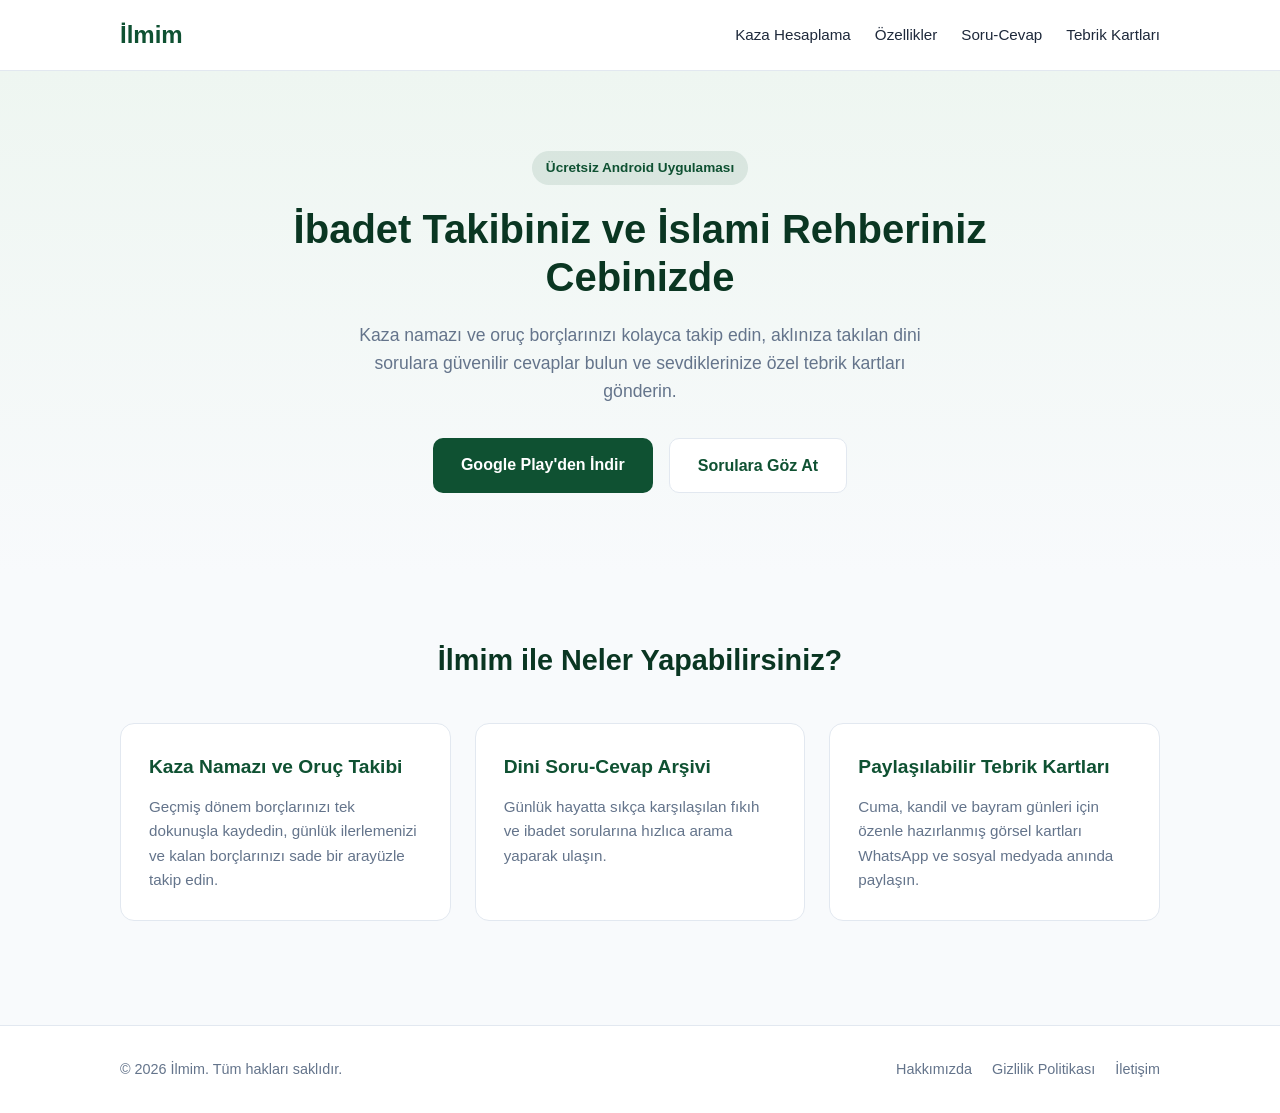
<file: index.html>
<!DOCTYPE html>
<html lang="tr">
<head>
    <meta charset="UTF-8">
    <meta name="viewport" content="width=device-width, initial-scale=1.0">
    <title>İlmim | Kaza Takibi, Dini Sorular ve Tebrik Kartları</title>
    <meta name="description" content="Kaza namazı ve oruç borcu takibi yapın, güvenilir dini soru-cevap arşivine ulaşın ve özel günler için şık tebrik kartları paylaşın.">
    <link rel="stylesheet" href="css/style.css">
</head>
<body>

    <header class="navbar">
        <div class="container nav-content">
            <a href="index.html" class="logo">İlmim</a>
            <nav class="nav-links">
                <a href="kaza-hesaplama.html">Kaza Hesaplama</a>
                <a href="#ozellikler">Özellikler</a>
                <a href="sorular/index.html">Soru-Cevap</a>
                <a href="kart/index.html">Tebrik Kartları</a>
            </nav>
        </div>
    </header>

    <main>
        <section class="hero">
            <div class="container hero-content">
                <span class="badge">Ücretsiz Android Uygulaması</span>
                <h1>İbadet Takibiniz ve İslami Rehberiniz Cebinizde</h1>
                <p>Kaza namazı ve oruç borçlarınızı kolayca takip edin, aklınıza takılan dini sorulara güvenilir cevaplar bulun ve sevdiklerinize özel tebrik kartları gönderin.</p>
                <div class="hero-buttons">
                    <a href="#" class="btn btn-primary">Google Play'den İndir</a>
                    <a href="sorular/index.html" class="btn btn-secondary">Sorulara Göz At</a>
                </div>
            </div>
        </section>

        <section id="ozellikler" class="features">
            <div class="container">
                <h2>İlmim ile Neler Yapabilirsiniz?</h2>
                <div class="feature-grid">
                    <div class="feature-card">
                        <h3>Kaza Namazı ve Oruç Takibi</h3>
                        <p>Geçmiş dönem borçlarınızı tek dokunuşla kaydedin, günlük ilerlemenizi ve kalan borçlarınızı sade bir arayüzle takip edin.</p>
                    </div>
                    <div class="feature-card">
                        <h3>Dini Soru-Cevap Arşivi</h3>
                        <p>Günlük hayatta sıkça karşılaşılan fıkıh ve ibadet sorularına hızlıca arama yaparak ulaşın.</p>
                    </div>
                    <div class="feature-card">
                        <h3>Paylaşılabilir Tebrik Kartları</h3>
                        <p>Cuma, kandil ve bayram günleri için özenle hazırlanmış görsel kartları WhatsApp ve sosyal medyada anında paylaşın.</p>
                    </div>
                </div>
            </div>
        </section>
    </main>

    <footer class="footer">
        <div class="container footer-content">
            <p>&copy; 2026 İlmim. Tüm hakları saklıdır.</p>
            <div class="footer-links">
                <a href="hakkimizda.html">Hakkımızda</a>
                <a href="gizlilik-politikasi.html">Gizlilik Politikası</a>
                <a href="iletisim.html">İletişim</a>
            </div>
        </div>
    </footer>

</body>
</html>
</file>
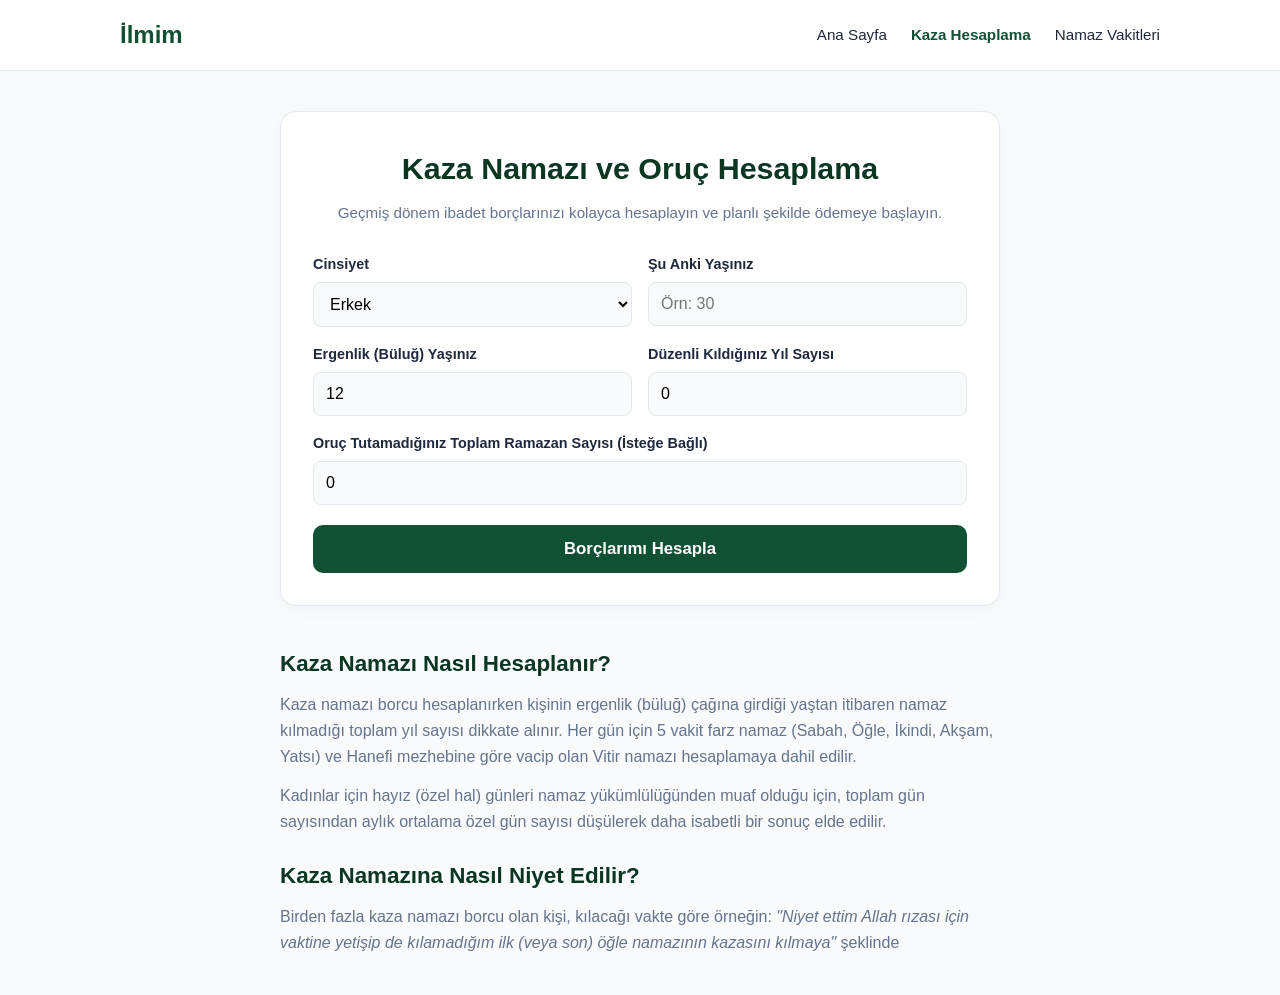
<file: kaza-hesaplama.html>
<!DOCTYPE html>
<html lang="tr">
<head>
    <meta charset="UTF-8">
    <meta name="viewport" content="width=device-width, initial-scale=1.0">
    <title>Kaza Namazı ve Oruç Hesaplama | İlmim</title>
    <meta name="description" content="Doğum yılınıza ve ergenlik yaşınıza göre kaza namazı ve kaza orucu borcunuzu saniyeler içinde hesaplayın. İlmim ile ibadet borçlarınızı kolayca takip edin.">
    <link rel="stylesheet" href="css/style.css">
    <style>
        .calc-wrapper {
            max-width: 720px;
            margin: 40px auto;
            background: var(--surface);
            padding: 32px;
            border-radius: 16px;
            border: 1px solid var(--border);
            box-shadow: 0 4px 20px rgba(0,0,0,0.03);
        }
        .calc-header {
            text-align: center;
            margin-bottom: 28px;
        }
        .calc-header h1 {
            color: var(--primary-dark);
            font-size: 1.9rem;
            margin-bottom: 8px;
        }
        .calc-header p {
            color: var(--text-muted);
            font-size: 0.95rem;
        }
        .form-grid {
            display: grid;
            grid-template-columns: 1fr 1fr;
            gap: 16px;
            margin-bottom: 20px;
        }
        .form-group {
            display: flex;
            flex-direction: column;
            gap: 6px;
        }
        .form-group.full {
            grid-column: 1 / -1;
        }
        .form-group label {
            font-weight: 600;
            font-size: 0.9rem;
            color: var(--text);
        }
        .form-group input, .form-group select {
            padding: 12px;
            border: 1px solid var(--border);
            border-radius: 8px;
            font-size: 1rem;
            font-family: inherit;
            background: var(--bg);
        }
        .form-group input:focus, .form-group select:focus {
            outline: none;
            border-color: var(--primary);
            background: #fff;
        }
        .btn-calc {
            width: 100%;
            padding: 14px;
            background: var(--primary);
            color: #fff;
            border: none;
            border-radius: 10px;
            font-size: 1.05rem;
            font-weight: 600;
            cursor: pointer;
            transition: background 0.2s;
        }
        .btn-calc:hover {
            background: var(--primary-dark);
        }
        .result-box {
            display: none;
            margin-top: 32px;
            padding-top: 28px;
            border-top: 2px dashed var(--border);
        }
        .result-box h2 {
            color: var(--primary-dark);
            font-size: 1.4rem;
            margin-bottom: 16px;
            text-align: center;
        }
        .result-grid {
            display: grid;
            grid-template-columns: repeat(3, 1fr);
            gap: 12px;
            margin-bottom: 20px;
        }
        .res-card {
            background: #eef6f1;
            padding: 16px 12px;
            border-radius: 10px;
            text-align: center;
            border: 1px solid rgba(15, 81, 50, 0.15);
        }
        .res-card span {
            display: block;
            font-size: 0.85rem;
            color: var(--text-muted);
            margin-bottom: 4px;
        }
        .res-card strong {
            font-size: 1.35rem;
            color: var(--primary-dark);
        }
        .summary-note {
            background: #fffbeb;
            border: 1px solid #fde68a;
            color: #92400e;
            padding: 14px;
            border-radius: 10px;
            font-size: 0.92rem;
            margin-bottom: 20px;
            text-align: center;
        }
        .app-cta {
            background: var(--primary);
            color: #fff;
            padding: 20px;
            border-radius: 12px;
            text-align: center;
        }
        .app-cta h3 {
            margin-bottom: 6px;
            font-size: 1.15rem;
        }
        .app-cta p {
            font-size: 0.9rem;
            opacity: 0.9;
            margin-bottom: 14px;
        }
        .app-cta .btn {
            background: #fff;
            color: var(--primary);
            display: inline-block;
            padding: 10px 22px;
        }
        .seo-content {
            max-width: 720px;
            margin: 40px auto;
            color: var(--text);
        }
        .seo-content h2 {
            color: var(--primary-dark);
            font-size: 1.4rem;
            margin: 24px 0 10px;
        }
        .seo-content p {
            color: var(--text-muted);
            margin-bottom: 14px;
        }
        @media (max-width: 600px) {
            .form-grid, .result-grid { grid-template-columns: 1fr; }
            .calc-wrapper { padding: 20px; margin: 20px auto; }
        }
    </style>
</head>
<body>

    <header class="navbar">
        <div class="container nav-content">
            <a href="index.html" class="logo">İlmim</a>
            <nav class="nav-links">
                <a href="index.html">Ana Sayfa</a>
                <a href="kaza-hesaplama.html" style="color: var(--primary); font-weight: 700;">Kaza Hesaplama</a>
                <a href="namaz-vakitleri.html">Namaz Vakitleri</a>
            </nav>
        </div>
    </header>

    <main class="container">
        <div class="calc-wrapper">
            <div class="calc-header">
                <h1>Kaza Namazı ve Oruç Hesaplama</h1>
                <p>Geçmiş dönem ibadet borçlarınızı kolayca hesaplayın ve planlı şekilde ödemeye başlayın.</p>
            </div>

            <form id="kazaForm">
                <div class="form-grid">
                    <div class="form-group">
                        <label for="cinsiyet">Cinsiyet</label>
                        <select id="cinsiyet" onchange="toggleOzelGun()">
                            <option value="erkek">Erkek</option>
                            <option value="kadin">Kadın</option>
                        </select>
                    </div>

                    <div class="form-group">
                        <label for="yas">Şu Anki Yaşınız</label>
                        <input type="number" id="yas" min="12" max="100" placeholder="Örn: 30" required>
                    </div>

                    <div class="form-group">
                        <label for="bulug">Ergenlik (Büluğ) Yaşınız</label>
                        <input type="number" id="bulug" min="9" max="18" value="12" required>
                    </div>

                    <div class="form-group">
                        <label for="kilinanYil">Düzenli Kıldığınız Yıl Sayısı</label>
                        <input type="number" id="kilinanYil" min="0" max="90" value="0" required>
                    </div>

                    <div class="form-group full" id="ozelGunGroup" style="display: none;">
                        <label for="ozelGun">Aylık Ortalama Özel Gün Sayısı (Namazdan muaf günler düşülür)</label>
                        <input type="number" id="ozelGun" min="3" max="10" value="6">
                    </div>

                    <div class="form-group full">
                        <label for="orucYil">Oruç Tutamadığınız Toplam Ramazan Sayısı (İsteğe Bağlı)</label>
                        <input type="number" id="orucYil" min="0" max="80" value="0">
                    </div>
                </div>

                <button type="submit" class="btn-calc">Borçlarımı Hesapla</button>
            </form>

            <div class="result-box" id="resultBox">
                <h2>Tahmini Kaza Borcunuz</h2>
                
                <div class="result-grid">
                    <div class="res-card"><span>Sabah</span><strong id="resSabah">0</strong></div>
                    <div class="res-card"><span>Öğle</span><strong id="resOgle">0</strong></div>
                    <div class="res-card"><span>İkindi</span><strong id="resIkindi">0</strong></div>
                    <div class="res-card"><span>Akşam</span><strong id="resAksam">0</strong></div>
                    <div class="res-card"><span>Yatsı</span><strong id="resYatsi">0</strong></div>
                    <div class="res-card"><span>Vitir</span><strong id="resVitir">0</strong></div>
                </div>

                <div class="summary-note" id="summaryNote"></div>

                <div class="app-cta">
                    <h3>Bu Borçları Unutmadan Takip Edin</h3>
                    <p>Hesapladığınız kaza namazı ve oruç borçlarını tek dokunuşla düşmek için İlmim uygulamasını ücretsiz indirin.</p>
                    <a href="#" class="btn">Google Play'den İndir</a>
                </div>
            </div>
        </div>

        <article class="seo-content">
            <h2>Kaza Namazı Nasıl Hesaplanır?</h2>
            <p>Kaza namazı borcu hesaplanırken kişinin ergenlik (büluğ) çağına girdiği yaştan itibaren namaz kılmadığı toplam yıl sayısı dikkate alınır. Her gün için 5 vakit farz namaz (Sabah, Öğle, İkindi, Akşam, Yatsı) ve Hanefi mezhebine göre vacip olan Vitir namazı hesaplamaya dahil edilir.</p>
            <p>Kadınlar için hayız (özel hal) günleri namaz yükümlülüğünden muaf olduğu için, toplam gün sayısından aylık ortalama özel gün sayısı düşülerek daha isabetli bir sonuç elde edilir.</p>

            <h2>Kaza Namazına Nasıl Niyet Edilir?</h2>
            <p>Birden fazla kaza namazı borcu olan kişi, kılacağı vakte göre örneğin: <em>"Niyet ettim Allah rızası için vaktine yetişip de kılamadığım ilk (veya son) öğle namazının kazasını kılmaya"</em> şeklinde
</file>
<file: css/style.css>
:root {
    --primary: #0f5132;
    --primary-dark: #0a3622;
    --accent: #c5a059;
    --bg: #f8fafc;
    --surface: #ffffff;
    --text: #1e293b;
    --text-muted: #64748b;
    --border: #e2e8f0;
}

* {
    margin: 0;
    padding: 0;
    box-sizing: border-box;
}

body {
    font-family: -apple-system, BlinkMacSystemFont, "Segoe UI", Roboto, sans-serif;
    background-color: var(--bg);
    color: var(--text);
    line-height: 1.6;
}

.container {
    max-width: 1080px;
    margin: 0 auto;
    padding: 0 20px;
}

/* Navbar */
.navbar {
    background: var(--surface);
    border-bottom: 1px solid var(--border);
    padding: 16px 0;
    position: sticky;
    top: 0;
    z-index: 10;
}

.nav-content {
    display: flex;
    justify-content: space-between;
    align-items: center;
}

.logo {
    font-size: 1.5rem;
    font-weight: 800;
    color: var(--primary);
    text-decoration: none;
}

.nav-links {
    display: flex;
    gap: 24px;
}

.nav-links a {
    text-decoration: none;
    color: var(--text);
    font-weight: 500;
    font-size: 0.95rem;
}

.nav-links a:hover {
    color: var(--primary);
}

/* Hero */
.hero {
    padding: 80px 0;
    text-align: center;
    background: linear-gradient(180deg, #eef6f1 0%, var(--bg) 100%);
}

.badge {
    display: inline-block;
    background: rgba(15, 81, 50, 0.1);
    color: var(--primary);
    padding: 6px 14px;
    border-radius: 999px;
    font-size: 0.85rem;
    font-weight: 600;
    margin-bottom: 20px;
}

.hero h1 {
    font-size: 2.5rem;
    line-height: 1.2;
    max-width: 720px;
    margin: 0 auto 20px;
    color: var(--primary-dark);
}

.hero p {
    font-size: 1.1rem;
    color: var(--text-muted);
    max-width: 600px;
    margin: 0 auto 32px;
}

.hero-buttons {
    display: flex;
    gap: 16px;
    justify-content: center;
    flex-wrap: wrap;
}

.btn {
    padding: 14px 28px;
    border-radius: 10px;
    font-weight: 600;
    text-decoration: none;
    transition: all 0.2s ease;
}

.btn-primary {
    background: var(--primary);
    color: #fff;
}

.btn-primary:hover {
    background: var(--primary-dark);
}

.btn-secondary {
    background: var(--surface);
    color: var(--primary);
    border: 1px solid var(--border);
}

.btn-secondary:hover {
    border-color: var(--primary);
}

/* Features */
.features {
    padding: 64px 0;
}

.features h2 {
    text-align: center;
    font-size: 1.8rem;
    margin-bottom: 40px;
    color: var(--primary-dark);
}

.feature-grid {
    display: grid;
    grid-template-columns: repeat(auto-fit, minmax(280px, 1fr));
    gap: 24px;
}

.feature-card {
    background: var(--surface);
    padding: 28px;
    border-radius: 14px;
    border: 1px solid var(--border);
}

.feature-card h3 {
    color: var(--primary);
    margin-bottom: 12px;
    font-size: 1.2rem;
}

.feature-card p {
    color: var(--text-muted);
    font-size: 0.95rem;
}

/* Footer */
.footer {
    border-top: 1px solid var(--border);
    padding: 32px 0;
    margin-top: 40px;
    background: var(--surface);
}

.footer-content {
    display: flex;
    justify-content: space-between;
    align-items: center;
    flex-wrap: wrap;
    gap: 16px;
    font-size: 0.9rem;
    color: var(--text-muted);
}

.footer-links {
    display: flex;
    gap: 20px;
}

.footer-links a {
    color: var(--text-muted);
    text-decoration: none;
}

.footer-links a:hover {
    color: var(--primary);
}

@media (max-width: 600px) {
    .hero h1 { font-size: 1.9rem; }
    .nav-links { gap: 14px; font-size: 0.85rem; }
}
</file>
